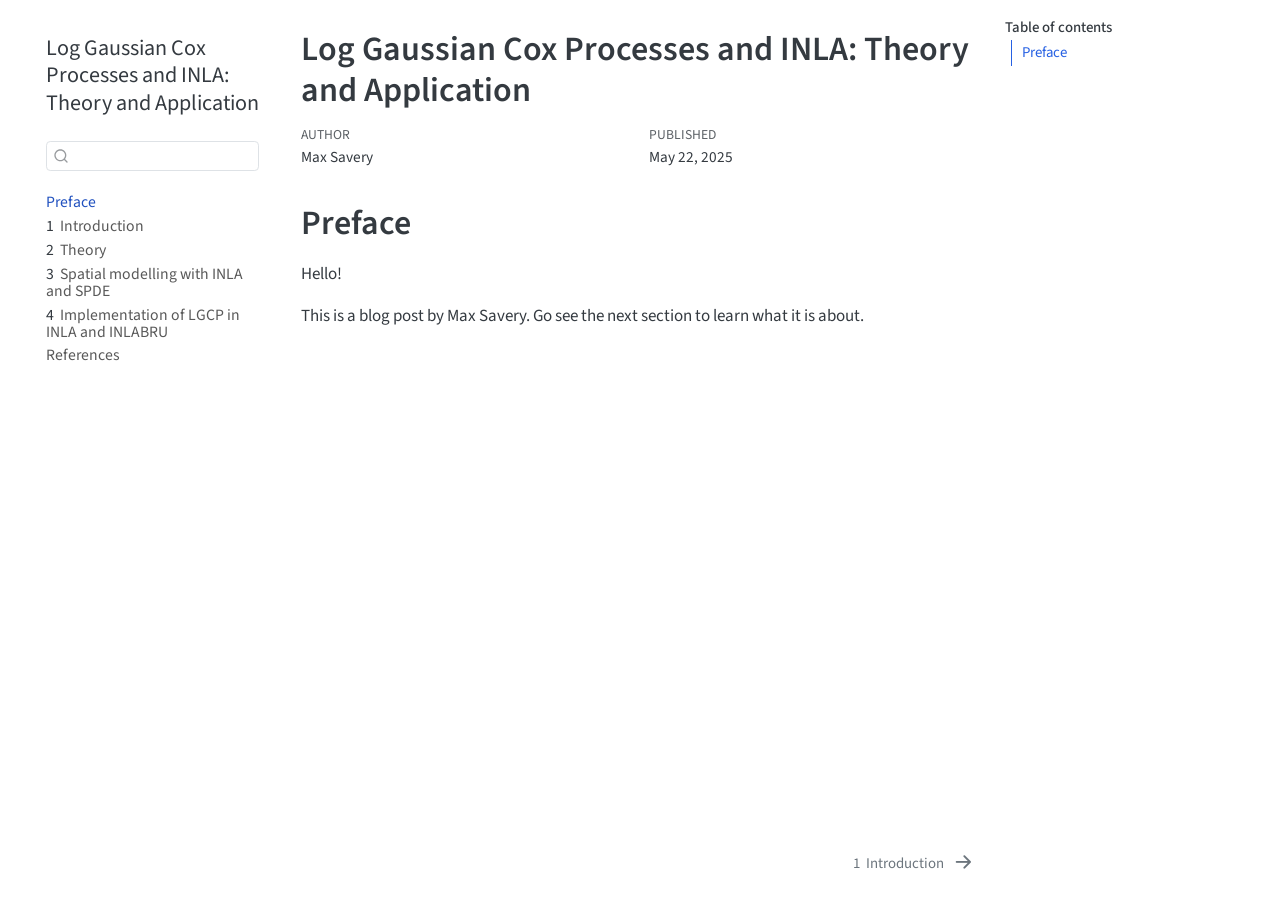
<file: index.html>
<!DOCTYPE html>
<html xmlns="http://www.w3.org/1999/xhtml" lang="en" xml:lang="en"><head>

<meta charset="utf-8">
<meta name="generator" content="quarto-1.7.31">

<meta name="viewport" content="width=device-width, initial-scale=1.0, user-scalable=yes">

<meta name="author" content="Max Savery">
<meta name="dcterms.date" content="2025-05-22">

<title>Log Gaussian Cox Processes and INLA: Theory and Application</title>
<style>
code{white-space: pre-wrap;}
span.smallcaps{font-variant: small-caps;}
div.columns{display: flex; gap: min(4vw, 1.5em);}
div.column{flex: auto; overflow-x: auto;}
div.hanging-indent{margin-left: 1.5em; text-indent: -1.5em;}
ul.task-list{list-style: none;}
ul.task-list li input[type="checkbox"] {
  width: 0.8em;
  margin: 0 0.8em 0.2em -1em; /* quarto-specific, see https://github.com/quarto-dev/quarto-cli/issues/4556 */ 
  vertical-align: middle;
}
</style>


<script src="site_libs/quarto-nav/quarto-nav.js"></script>
<script src="site_libs/quarto-nav/headroom.min.js"></script>
<script src="site_libs/clipboard/clipboard.min.js"></script>
<script src="site_libs/quarto-search/autocomplete.umd.js"></script>
<script src="site_libs/quarto-search/fuse.min.js"></script>
<script src="site_libs/quarto-search/quarto-search.js"></script>
<meta name="quarto:offset" content="./">
<link href="./intro.html" rel="next">
<script src="site_libs/quarto-html/quarto.js" type="module"></script>
<script src="site_libs/quarto-html/tabsets/tabsets.js" type="module"></script>
<script src="site_libs/quarto-html/popper.min.js"></script>
<script src="site_libs/quarto-html/tippy.umd.min.js"></script>
<script src="site_libs/quarto-html/anchor.min.js"></script>
<link href="site_libs/quarto-html/tippy.css" rel="stylesheet">
<link href="site_libs/quarto-html/quarto-syntax-highlighting-e1a5c8363afafaef2c763b6775fbf3ca.css" rel="stylesheet" id="quarto-text-highlighting-styles">
<script src="site_libs/bootstrap/bootstrap.min.js"></script>
<link href="site_libs/bootstrap/bootstrap-icons.css" rel="stylesheet">
<link href="site_libs/bootstrap/bootstrap-6e4858b4921ffe5a9c7d897cee0e5447.min.css" rel="stylesheet" append-hash="true" id="quarto-bootstrap" data-mode="light">
<script id="quarto-search-options" type="application/json">{
  "location": "sidebar",
  "copy-button": false,
  "collapse-after": 3,
  "panel-placement": "start",
  "type": "textbox",
  "limit": 50,
  "keyboard-shortcut": [
    "f",
    "/",
    "s"
  ],
  "show-item-context": false,
  "language": {
    "search-no-results-text": "No results",
    "search-matching-documents-text": "matching documents",
    "search-copy-link-title": "Copy link to search",
    "search-hide-matches-text": "Hide additional matches",
    "search-more-match-text": "more match in this document",
    "search-more-matches-text": "more matches in this document",
    "search-clear-button-title": "Clear",
    "search-text-placeholder": "",
    "search-detached-cancel-button-title": "Cancel",
    "search-submit-button-title": "Submit",
    "search-label": "Search"
  }
}</script>


</head>

<body class="nav-sidebar floating quarto-light">

<div id="quarto-search-results"></div>
  <header id="quarto-header" class="headroom fixed-top">
  <nav class="quarto-secondary-nav">
    <div class="container-fluid d-flex">
      <button type="button" class="quarto-btn-toggle btn" data-bs-toggle="collapse" role="button" data-bs-target=".quarto-sidebar-collapse-item" aria-controls="quarto-sidebar" aria-expanded="false" aria-label="Toggle sidebar navigation" onclick="if (window.quartoToggleHeadroom) { window.quartoToggleHeadroom(); }">
        <i class="bi bi-layout-text-sidebar-reverse"></i>
      </button>
        <nav class="quarto-page-breadcrumbs" aria-label="breadcrumb"><ol class="breadcrumb"><li class="breadcrumb-item"><a href="./index.html">Preface</a></li></ol></nav>
        <a class="flex-grow-1" role="navigation" data-bs-toggle="collapse" data-bs-target=".quarto-sidebar-collapse-item" aria-controls="quarto-sidebar" aria-expanded="false" aria-label="Toggle sidebar navigation" onclick="if (window.quartoToggleHeadroom) { window.quartoToggleHeadroom(); }">      
        </a>
      <button type="button" class="btn quarto-search-button" aria-label="Search" onclick="window.quartoOpenSearch();">
        <i class="bi bi-search"></i>
      </button>
    </div>
  </nav>
</header>
<!-- content -->
<div id="quarto-content" class="quarto-container page-columns page-rows-contents page-layout-article">
<!-- sidebar -->
  <nav id="quarto-sidebar" class="sidebar collapse collapse-horizontal quarto-sidebar-collapse-item sidebar-navigation floating overflow-auto">
    <div class="pt-lg-2 mt-2 text-left sidebar-header">
    <div class="sidebar-title mb-0 py-0">
      <a href="./">Log Gaussian Cox Processes and INLA: Theory and Application</a> 
    </div>
      </div>
        <div class="mt-2 flex-shrink-0 align-items-center">
        <div class="sidebar-search">
        <div id="quarto-search" class="" title="Search"></div>
        </div>
        </div>
    <div class="sidebar-menu-container"> 
    <ul class="list-unstyled mt-1">
        <li class="sidebar-item">
  <div class="sidebar-item-container"> 
  <a href="./index.html" class="sidebar-item-text sidebar-link active">
 <span class="menu-text">Preface</span></a>
  </div>
</li>
        <li class="sidebar-item">
  <div class="sidebar-item-container"> 
  <a href="./intro.html" class="sidebar-item-text sidebar-link">
 <span class="menu-text"><span class="chapter-number">1</span>&nbsp; <span class="chapter-title">Introduction</span></span></a>
  </div>
</li>
        <li class="sidebar-item">
  <div class="sidebar-item-container"> 
  <a href="./theory.html" class="sidebar-item-text sidebar-link">
 <span class="menu-text"><span class="chapter-number">2</span>&nbsp; <span class="chapter-title">Theory</span></span></a>
  </div>
</li>
        <li class="sidebar-item">
  <div class="sidebar-item-container"> 
  <a href="./inla_inlabru_tutorial_netherlands_data.html" class="sidebar-item-text sidebar-link">
 <span class="menu-text"><span class="chapter-number">3</span>&nbsp; <span class="chapter-title">Spatial modelling with INLA and SPDE</span></span></a>
  </div>
</li>
        <li class="sidebar-item">
  <div class="sidebar-item-container"> 
  <a href="./inla_inlabru_lgcp_tutorial_netherlands_data.html" class="sidebar-item-text sidebar-link">
 <span class="menu-text"><span class="chapter-number">4</span>&nbsp; <span class="chapter-title">Implementation of LGCP in INLA and INLABRU</span></span></a>
  </div>
</li>
        <li class="sidebar-item">
  <div class="sidebar-item-container"> 
  <a href="./references.html" class="sidebar-item-text sidebar-link">
 <span class="menu-text">References</span></a>
  </div>
</li>
    </ul>
    </div>
</nav>
<div id="quarto-sidebar-glass" class="quarto-sidebar-collapse-item" data-bs-toggle="collapse" data-bs-target=".quarto-sidebar-collapse-item"></div>
<!-- margin-sidebar -->
    <div id="quarto-margin-sidebar" class="sidebar margin-sidebar">
        <nav id="TOC" role="doc-toc" class="toc-active">
    <h2 id="toc-title">Table of contents</h2>
   
  <ul>
  <li><a href="#preface" id="toc-preface" class="nav-link active" data-scroll-target="#preface">Preface</a></li>
  </ul>
</nav>
    </div>
<!-- main -->
<main class="content" id="quarto-document-content">

<header id="title-block-header" class="quarto-title-block default">
<div class="quarto-title">
<h1 class="title">Log Gaussian Cox Processes and INLA: Theory and Application</h1>
</div>



<div class="quarto-title-meta">

    <div>
    <div class="quarto-title-meta-heading">Author</div>
    <div class="quarto-title-meta-contents">
             <p>Max Savery </p>
          </div>
  </div>
    
    <div>
    <div class="quarto-title-meta-heading">Published</div>
    <div class="quarto-title-meta-contents">
      <p class="date">May 22, 2025</p>
    </div>
  </div>
  
    
  </div>
  


</header>


<section id="preface" class="level1 unnumbered">
<h1 class="unnumbered">Preface</h1>
<p>Hello!</p>
<p>This is a blog post by Max Savery. Go see the next section to learn what it is about.</p>


</section>

</main> <!-- /main -->
<script id="quarto-html-after-body" type="application/javascript">
  window.document.addEventListener("DOMContentLoaded", function (event) {
    const icon = "";
    const anchorJS = new window.AnchorJS();
    anchorJS.options = {
      placement: 'right',
      icon: icon
    };
    anchorJS.add('.anchored');
    const isCodeAnnotation = (el) => {
      for (const clz of el.classList) {
        if (clz.startsWith('code-annotation-')) {                     
          return true;
        }
      }
      return false;
    }
    const onCopySuccess = function(e) {
      // button target
      const button = e.trigger;
      // don't keep focus
      button.blur();
      // flash "checked"
      button.classList.add('code-copy-button-checked');
      var currentTitle = button.getAttribute("title");
      button.setAttribute("title", "Copied!");
      let tooltip;
      if (window.bootstrap) {
        button.setAttribute("data-bs-toggle", "tooltip");
        button.setAttribute("data-bs-placement", "left");
        button.setAttribute("data-bs-title", "Copied!");
        tooltip = new bootstrap.Tooltip(button, 
          { trigger: "manual", 
            customClass: "code-copy-button-tooltip",
            offset: [0, -8]});
        tooltip.show();    
      }
      setTimeout(function() {
        if (tooltip) {
          tooltip.hide();
          button.removeAttribute("data-bs-title");
          button.removeAttribute("data-bs-toggle");
          button.removeAttribute("data-bs-placement");
        }
        button.setAttribute("title", currentTitle);
        button.classList.remove('code-copy-button-checked');
      }, 1000);
      // clear code selection
      e.clearSelection();
    }
    const getTextToCopy = function(trigger) {
        const codeEl = trigger.previousElementSibling.cloneNode(true);
        for (const childEl of codeEl.children) {
          if (isCodeAnnotation(childEl)) {
            childEl.remove();
          }
        }
        return codeEl.innerText;
    }
    const clipboard = new window.ClipboardJS('.code-copy-button:not([data-in-quarto-modal])', {
      text: getTextToCopy
    });
    clipboard.on('success', onCopySuccess);
    if (window.document.getElementById('quarto-embedded-source-code-modal')) {
      const clipboardModal = new window.ClipboardJS('.code-copy-button[data-in-quarto-modal]', {
        text: getTextToCopy,
        container: window.document.getElementById('quarto-embedded-source-code-modal')
      });
      clipboardModal.on('success', onCopySuccess);
    }
      var localhostRegex = new RegExp(/^(?:http|https):\/\/localhost\:?[0-9]*\//);
      var mailtoRegex = new RegExp(/^mailto:/);
        var filterRegex = new RegExp('/' + window.location.host + '/');
      var isInternal = (href) => {
          return filterRegex.test(href) || localhostRegex.test(href) || mailtoRegex.test(href);
      }
      // Inspect non-navigation links and adorn them if external
     var links = window.document.querySelectorAll('a[href]:not(.nav-link):not(.navbar-brand):not(.toc-action):not(.sidebar-link):not(.sidebar-item-toggle):not(.pagination-link):not(.no-external):not([aria-hidden]):not(.dropdown-item):not(.quarto-navigation-tool):not(.about-link)');
      for (var i=0; i<links.length; i++) {
        const link = links[i];
        if (!isInternal(link.href)) {
          // undo the damage that might have been done by quarto-nav.js in the case of
          // links that we want to consider external
          if (link.dataset.originalHref !== undefined) {
            link.href = link.dataset.originalHref;
          }
        }
      }
    function tippyHover(el, contentFn, onTriggerFn, onUntriggerFn) {
      const config = {
        allowHTML: true,
        maxWidth: 500,
        delay: 100,
        arrow: false,
        appendTo: function(el) {
            return el.parentElement;
        },
        interactive: true,
        interactiveBorder: 10,
        theme: 'quarto',
        placement: 'bottom-start',
      };
      if (contentFn) {
        config.content = contentFn;
      }
      if (onTriggerFn) {
        config.onTrigger = onTriggerFn;
      }
      if (onUntriggerFn) {
        config.onUntrigger = onUntriggerFn;
      }
      window.tippy(el, config); 
    }
    const noterefs = window.document.querySelectorAll('a[role="doc-noteref"]');
    for (var i=0; i<noterefs.length; i++) {
      const ref = noterefs[i];
      tippyHover(ref, function() {
        // use id or data attribute instead here
        let href = ref.getAttribute('data-footnote-href') || ref.getAttribute('href');
        try { href = new URL(href).hash; } catch {}
        const id = href.replace(/^#\/?/, "");
        const note = window.document.getElementById(id);
        if (note) {
          return note.innerHTML;
        } else {
          return "";
        }
      });
    }
    const xrefs = window.document.querySelectorAll('a.quarto-xref');
    const processXRef = (id, note) => {
      // Strip column container classes
      const stripColumnClz = (el) => {
        el.classList.remove("page-full", "page-columns");
        if (el.children) {
          for (const child of el.children) {
            stripColumnClz(child);
          }
        }
      }
      stripColumnClz(note)
      if (id === null || id.startsWith('sec-')) {
        // Special case sections, only their first couple elements
        const container = document.createElement("div");
        if (note.children && note.children.length > 2) {
          container.appendChild(note.children[0].cloneNode(true));
          for (let i = 1; i < note.children.length; i++) {
            const child = note.children[i];
            if (child.tagName === "P" && child.innerText === "") {
              continue;
            } else {
              container.appendChild(child.cloneNode(true));
              break;
            }
          }
          if (window.Quarto?.typesetMath) {
            window.Quarto.typesetMath(container);
          }
          return container.innerHTML
        } else {
          if (window.Quarto?.typesetMath) {
            window.Quarto.typesetMath(note);
          }
          return note.innerHTML;
        }
      } else {
        // Remove any anchor links if they are present
        const anchorLink = note.querySelector('a.anchorjs-link');
        if (anchorLink) {
          anchorLink.remove();
        }
        if (window.Quarto?.typesetMath) {
          window.Quarto.typesetMath(note);
        }
        if (note.classList.contains("callout")) {
          return note.outerHTML;
        } else {
          return note.innerHTML;
        }
      }
    }
    for (var i=0; i<xrefs.length; i++) {
      const xref = xrefs[i];
      tippyHover(xref, undefined, function(instance) {
        instance.disable();
        let url = xref.getAttribute('href');
        let hash = undefined; 
        if (url.startsWith('#')) {
          hash = url;
        } else {
          try { hash = new URL(url).hash; } catch {}
        }
        if (hash) {
          const id = hash.replace(/^#\/?/, "");
          const note = window.document.getElementById(id);
          if (note !== null) {
            try {
              const html = processXRef(id, note.cloneNode(true));
              instance.setContent(html);
            } finally {
              instance.enable();
              instance.show();
            }
          } else {
            // See if we can fetch this
            fetch(url.split('#')[0])
            .then(res => res.text())
            .then(html => {
              const parser = new DOMParser();
              const htmlDoc = parser.parseFromString(html, "text/html");
              const note = htmlDoc.getElementById(id);
              if (note !== null) {
                const html = processXRef(id, note);
                instance.setContent(html);
              } 
            }).finally(() => {
              instance.enable();
              instance.show();
            });
          }
        } else {
          // See if we can fetch a full url (with no hash to target)
          // This is a special case and we should probably do some content thinning / targeting
          fetch(url)
          .then(res => res.text())
          .then(html => {
            const parser = new DOMParser();
            const htmlDoc = parser.parseFromString(html, "text/html");
            const note = htmlDoc.querySelector('main.content');
            if (note !== null) {
              // This should only happen for chapter cross references
              // (since there is no id in the URL)
              // remove the first header
              if (note.children.length > 0 && note.children[0].tagName === "HEADER") {
                note.children[0].remove();
              }
              const html = processXRef(null, note);
              instance.setContent(html);
            } 
          }).finally(() => {
            instance.enable();
            instance.show();
          });
        }
      }, function(instance) {
      });
    }
        let selectedAnnoteEl;
        const selectorForAnnotation = ( cell, annotation) => {
          let cellAttr = 'data-code-cell="' + cell + '"';
          let lineAttr = 'data-code-annotation="' +  annotation + '"';
          const selector = 'span[' + cellAttr + '][' + lineAttr + ']';
          return selector;
        }
        const selectCodeLines = (annoteEl) => {
          const doc = window.document;
          const targetCell = annoteEl.getAttribute("data-target-cell");
          const targetAnnotation = annoteEl.getAttribute("data-target-annotation");
          const annoteSpan = window.document.querySelector(selectorForAnnotation(targetCell, targetAnnotation));
          const lines = annoteSpan.getAttribute("data-code-lines").split(",");
          const lineIds = lines.map((line) => {
            return targetCell + "-" + line;
          })
          let top = null;
          let height = null;
          let parent = null;
          if (lineIds.length > 0) {
              //compute the position of the single el (top and bottom and make a div)
              const el = window.document.getElementById(lineIds[0]);
              top = el.offsetTop;
              height = el.offsetHeight;
              parent = el.parentElement.parentElement;
            if (lineIds.length > 1) {
              const lastEl = window.document.getElementById(lineIds[lineIds.length - 1]);
              const bottom = lastEl.offsetTop + lastEl.offsetHeight;
              height = bottom - top;
            }
            if (top !== null && height !== null && parent !== null) {
              // cook up a div (if necessary) and position it 
              let div = window.document.getElementById("code-annotation-line-highlight");
              if (div === null) {
                div = window.document.createElement("div");
                div.setAttribute("id", "code-annotation-line-highlight");
                div.style.position = 'absolute';
                parent.appendChild(div);
              }
              div.style.top = top - 2 + "px";
              div.style.height = height + 4 + "px";
              div.style.left = 0;
              let gutterDiv = window.document.getElementById("code-annotation-line-highlight-gutter");
              if (gutterDiv === null) {
                gutterDiv = window.document.createElement("div");
                gutterDiv.setAttribute("id", "code-annotation-line-highlight-gutter");
                gutterDiv.style.position = 'absolute';
                const codeCell = window.document.getElementById(targetCell);
                const gutter = codeCell.querySelector('.code-annotation-gutter');
                gutter.appendChild(gutterDiv);
              }
              gutterDiv.style.top = top - 2 + "px";
              gutterDiv.style.height = height + 4 + "px";
            }
            selectedAnnoteEl = annoteEl;
          }
        };
        const unselectCodeLines = () => {
          const elementsIds = ["code-annotation-line-highlight", "code-annotation-line-highlight-gutter"];
          elementsIds.forEach((elId) => {
            const div = window.document.getElementById(elId);
            if (div) {
              div.remove();
            }
          });
          selectedAnnoteEl = undefined;
        };
          // Handle positioning of the toggle
      window.addEventListener(
        "resize",
        throttle(() => {
          elRect = undefined;
          if (selectedAnnoteEl) {
            selectCodeLines(selectedAnnoteEl);
          }
        }, 10)
      );
      function throttle(fn, ms) {
      let throttle = false;
      let timer;
        return (...args) => {
          if(!throttle) { // first call gets through
              fn.apply(this, args);
              throttle = true;
          } else { // all the others get throttled
              if(timer) clearTimeout(timer); // cancel #2
              timer = setTimeout(() => {
                fn.apply(this, args);
                timer = throttle = false;
              }, ms);
          }
        };
      }
        // Attach click handler to the DT
        const annoteDls = window.document.querySelectorAll('dt[data-target-cell]');
        for (const annoteDlNode of annoteDls) {
          annoteDlNode.addEventListener('click', (event) => {
            const clickedEl = event.target;
            if (clickedEl !== selectedAnnoteEl) {
              unselectCodeLines();
              const activeEl = window.document.querySelector('dt[data-target-cell].code-annotation-active');
              if (activeEl) {
                activeEl.classList.remove('code-annotation-active');
              }
              selectCodeLines(clickedEl);
              clickedEl.classList.add('code-annotation-active');
            } else {
              // Unselect the line
              unselectCodeLines();
              clickedEl.classList.remove('code-annotation-active');
            }
          });
        }
    const findCites = (el) => {
      const parentEl = el.parentElement;
      if (parentEl) {
        const cites = parentEl.dataset.cites;
        if (cites) {
          return {
            el,
            cites: cites.split(' ')
          };
        } else {
          return findCites(el.parentElement)
        }
      } else {
        return undefined;
      }
    };
    var bibliorefs = window.document.querySelectorAll('a[role="doc-biblioref"]');
    for (var i=0; i<bibliorefs.length; i++) {
      const ref = bibliorefs[i];
      const citeInfo = findCites(ref);
      if (citeInfo) {
        tippyHover(citeInfo.el, function() {
          var popup = window.document.createElement('div');
          citeInfo.cites.forEach(function(cite) {
            var citeDiv = window.document.createElement('div');
            citeDiv.classList.add('hanging-indent');
            citeDiv.classList.add('csl-entry');
            var biblioDiv = window.document.getElementById('ref-' + cite);
            if (biblioDiv) {
              citeDiv.innerHTML = biblioDiv.innerHTML;
            }
            popup.appendChild(citeDiv);
          });
          return popup.innerHTML;
        });
      }
    }
  });
  </script>
<nav class="page-navigation">
  <div class="nav-page nav-page-previous">
  </div>
  <div class="nav-page nav-page-next">
      <a href="./intro.html" class="pagination-link" aria-label="Introduction">
        <span class="nav-page-text"><span class="chapter-number">1</span>&nbsp; <span class="chapter-title">Introduction</span></span> <i class="bi bi-arrow-right-short"></i>
      </a>
  </div>
</nav>
</div> <!-- /content -->




</body></html>
</file>
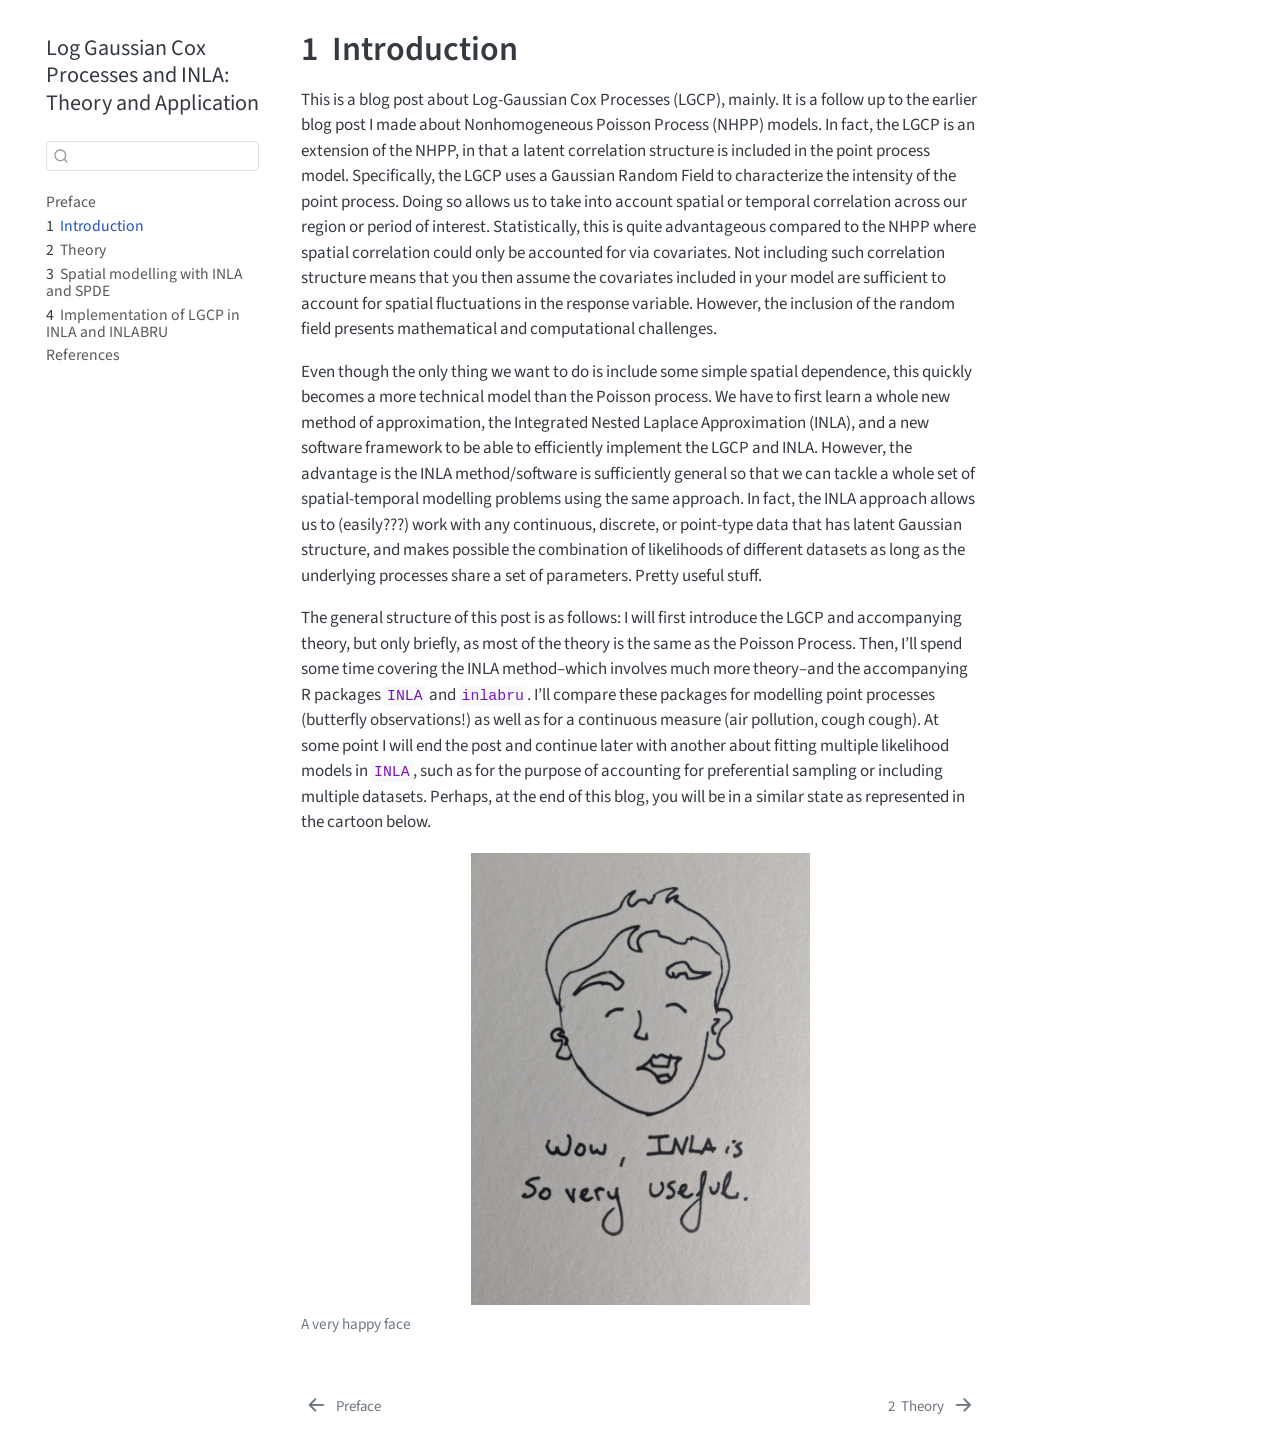
<file: intro.html>
<!DOCTYPE html>
<html xmlns="http://www.w3.org/1999/xhtml" lang="en" xml:lang="en"><head>

<meta charset="utf-8">
<meta name="generator" content="quarto-1.7.31">

<meta name="viewport" content="width=device-width, initial-scale=1.0, user-scalable=yes">


<title>1&nbsp; Introduction – Log Gaussian Cox Processes and INLA: Theory and Application</title>
<style>
code{white-space: pre-wrap;}
span.smallcaps{font-variant: small-caps;}
div.columns{display: flex; gap: min(4vw, 1.5em);}
div.column{flex: auto; overflow-x: auto;}
div.hanging-indent{margin-left: 1.5em; text-indent: -1.5em;}
ul.task-list{list-style: none;}
ul.task-list li input[type="checkbox"] {
  width: 0.8em;
  margin: 0 0.8em 0.2em -1em; /* quarto-specific, see https://github.com/quarto-dev/quarto-cli/issues/4556 */ 
  vertical-align: middle;
}
</style>


<script src="site_libs/quarto-nav/quarto-nav.js"></script>
<script src="site_libs/quarto-nav/headroom.min.js"></script>
<script src="site_libs/clipboard/clipboard.min.js"></script>
<script src="site_libs/quarto-search/autocomplete.umd.js"></script>
<script src="site_libs/quarto-search/fuse.min.js"></script>
<script src="site_libs/quarto-search/quarto-search.js"></script>
<meta name="quarto:offset" content="./">
<link href="./theory.html" rel="next">
<link href="./index.html" rel="prev">
<script src="site_libs/quarto-html/quarto.js" type="module"></script>
<script src="site_libs/quarto-html/tabsets/tabsets.js" type="module"></script>
<script src="site_libs/quarto-html/popper.min.js"></script>
<script src="site_libs/quarto-html/tippy.umd.min.js"></script>
<script src="site_libs/quarto-html/anchor.min.js"></script>
<link href="site_libs/quarto-html/tippy.css" rel="stylesheet">
<link href="site_libs/quarto-html/quarto-syntax-highlighting-e1a5c8363afafaef2c763b6775fbf3ca.css" rel="stylesheet" id="quarto-text-highlighting-styles">
<script src="site_libs/bootstrap/bootstrap.min.js"></script>
<link href="site_libs/bootstrap/bootstrap-icons.css" rel="stylesheet">
<link href="site_libs/bootstrap/bootstrap-6e4858b4921ffe5a9c7d897cee0e5447.min.css" rel="stylesheet" append-hash="true" id="quarto-bootstrap" data-mode="light">
<script id="quarto-search-options" type="application/json">{
  "location": "sidebar",
  "copy-button": false,
  "collapse-after": 3,
  "panel-placement": "start",
  "type": "textbox",
  "limit": 50,
  "keyboard-shortcut": [
    "f",
    "/",
    "s"
  ],
  "show-item-context": false,
  "language": {
    "search-no-results-text": "No results",
    "search-matching-documents-text": "matching documents",
    "search-copy-link-title": "Copy link to search",
    "search-hide-matches-text": "Hide additional matches",
    "search-more-match-text": "more match in this document",
    "search-more-matches-text": "more matches in this document",
    "search-clear-button-title": "Clear",
    "search-text-placeholder": "",
    "search-detached-cancel-button-title": "Cancel",
    "search-submit-button-title": "Submit",
    "search-label": "Search"
  }
}</script>


</head>

<body class="nav-sidebar floating quarto-light">

<div id="quarto-search-results"></div>
  <header id="quarto-header" class="headroom fixed-top">
  <nav class="quarto-secondary-nav">
    <div class="container-fluid d-flex">
      <button type="button" class="quarto-btn-toggle btn" data-bs-toggle="collapse" role="button" data-bs-target=".quarto-sidebar-collapse-item" aria-controls="quarto-sidebar" aria-expanded="false" aria-label="Toggle sidebar navigation" onclick="if (window.quartoToggleHeadroom) { window.quartoToggleHeadroom(); }">
        <i class="bi bi-layout-text-sidebar-reverse"></i>
      </button>
        <nav class="quarto-page-breadcrumbs" aria-label="breadcrumb"><ol class="breadcrumb"><li class="breadcrumb-item"><a href="./intro.html"><span class="chapter-number">1</span>&nbsp; <span class="chapter-title">Introduction</span></a></li></ol></nav>
        <a class="flex-grow-1" role="navigation" data-bs-toggle="collapse" data-bs-target=".quarto-sidebar-collapse-item" aria-controls="quarto-sidebar" aria-expanded="false" aria-label="Toggle sidebar navigation" onclick="if (window.quartoToggleHeadroom) { window.quartoToggleHeadroom(); }">      
        </a>
      <button type="button" class="btn quarto-search-button" aria-label="Search" onclick="window.quartoOpenSearch();">
        <i class="bi bi-search"></i>
      </button>
    </div>
  </nav>
</header>
<!-- content -->
<div id="quarto-content" class="quarto-container page-columns page-rows-contents page-layout-article">
<!-- sidebar -->
  <nav id="quarto-sidebar" class="sidebar collapse collapse-horizontal quarto-sidebar-collapse-item sidebar-navigation floating overflow-auto">
    <div class="pt-lg-2 mt-2 text-left sidebar-header">
    <div class="sidebar-title mb-0 py-0">
      <a href="./">Log Gaussian Cox Processes and INLA: Theory and Application</a> 
    </div>
      </div>
        <div class="mt-2 flex-shrink-0 align-items-center">
        <div class="sidebar-search">
        <div id="quarto-search" class="" title="Search"></div>
        </div>
        </div>
    <div class="sidebar-menu-container"> 
    <ul class="list-unstyled mt-1">
        <li class="sidebar-item">
  <div class="sidebar-item-container"> 
  <a href="./index.html" class="sidebar-item-text sidebar-link">
 <span class="menu-text">Preface</span></a>
  </div>
</li>
        <li class="sidebar-item">
  <div class="sidebar-item-container"> 
  <a href="./intro.html" class="sidebar-item-text sidebar-link active">
 <span class="menu-text"><span class="chapter-number">1</span>&nbsp; <span class="chapter-title">Introduction</span></span></a>
  </div>
</li>
        <li class="sidebar-item">
  <div class="sidebar-item-container"> 
  <a href="./theory.html" class="sidebar-item-text sidebar-link">
 <span class="menu-text"><span class="chapter-number">2</span>&nbsp; <span class="chapter-title">Theory</span></span></a>
  </div>
</li>
        <li class="sidebar-item">
  <div class="sidebar-item-container"> 
  <a href="./inla_inlabru_tutorial_netherlands_data.html" class="sidebar-item-text sidebar-link">
 <span class="menu-text"><span class="chapter-number">3</span>&nbsp; <span class="chapter-title">Spatial modelling with INLA and SPDE</span></span></a>
  </div>
</li>
        <li class="sidebar-item">
  <div class="sidebar-item-container"> 
  <a href="./inla_inlabru_lgcp_tutorial_netherlands_data.html" class="sidebar-item-text sidebar-link">
 <span class="menu-text"><span class="chapter-number">4</span>&nbsp; <span class="chapter-title">Implementation of LGCP in INLA and INLABRU</span></span></a>
  </div>
</li>
        <li class="sidebar-item">
  <div class="sidebar-item-container"> 
  <a href="./references.html" class="sidebar-item-text sidebar-link">
 <span class="menu-text">References</span></a>
  </div>
</li>
    </ul>
    </div>
</nav>
<div id="quarto-sidebar-glass" class="quarto-sidebar-collapse-item" data-bs-toggle="collapse" data-bs-target=".quarto-sidebar-collapse-item"></div>
<!-- margin-sidebar -->
    <div id="quarto-margin-sidebar" class="sidebar margin-sidebar zindex-bottom">
        
    </div>
<!-- main -->
<main class="content" id="quarto-document-content">

<header id="title-block-header" class="quarto-title-block default">
<div class="quarto-title">
<h1 class="title"><span class="chapter-number">1</span>&nbsp; <span class="chapter-title">Introduction</span></h1>
</div>



<div class="quarto-title-meta">

    
  
    
  </div>
  


</header>


<p>This is a blog post about Log-Gaussian Cox Processes (LGCP), mainly. It is a follow up to the earlier blog post I made about Nonhomogeneous Poisson Process (NHPP) models. In fact, the LGCP is an extension of the NHPP, in that a latent correlation structure is included in the point process model. Specifically, the LGCP uses a Gaussian Random Field to characterize the intensity of the point process. Doing so allows us to take into account spatial or temporal correlation across our region or period of interest. Statistically, this is quite advantageous compared to the NHPP where spatial correlation could only be accounted for via covariates. Not including such correlation structure means that you then assume the covariates included in your model are sufficient to account for spatial fluctuations in the response variable. However, the inclusion of the random field presents mathematical and computational challenges.</p>
<p>Even though the only thing we want to do is include some simple spatial dependence, this quickly becomes a more technical model than the Poisson process. We have to first learn a whole new method of approximation, the Integrated Nested Laplace Approximation (INLA), and a new software framework to be able to efficiently implement the LGCP and INLA. However, the advantage is the INLA method/software is sufficiently general so that we can tackle a whole set of spatial-temporal modelling problems using the same approach. In fact, the INLA approach allows us to (easily???) work with any continuous, discrete, or point-type data that has latent Gaussian structure, and makes possible the combination of likelihoods of different datasets as long as the underlying processes share a set of parameters. Pretty useful stuff.</p>
<p>The general structure of this post is as follows: I will first introduce the LGCP and accompanying theory, but only briefly, as most of the theory is the same as the Poisson Process. Then, I’ll spend some time covering the INLA method–which involves much more theory–and the accompanying R packages <code>INLA</code> and <code>inlabru</code>. I’ll compare these packages for modelling point processes (butterfly observations!) as well as for a continuous measure (air pollution, cough cough). At some point I will end the post and continue later with another about fitting multiple likelihood models in <code>INLA</code>, such as for the purpose of accounting for preferential sampling or including multiple datasets. Perhaps, at the end of this blog, you will be in a similar state as represented in the cartoon below.</p>
<div class="quarto-figure quarto-figure-center">
<figure class="figure">
<p><img src="figures/wow-inla.jpg" class="img-fluid figure-img" style="width:50.0%"></p>
<figcaption>A very happy face</figcaption>
</figure>
</div>



</main> <!-- /main -->
<script id="quarto-html-after-body" type="application/javascript">
  window.document.addEventListener("DOMContentLoaded", function (event) {
    const icon = "";
    const anchorJS = new window.AnchorJS();
    anchorJS.options = {
      placement: 'right',
      icon: icon
    };
    anchorJS.add('.anchored');
    const isCodeAnnotation = (el) => {
      for (const clz of el.classList) {
        if (clz.startsWith('code-annotation-')) {                     
          return true;
        }
      }
      return false;
    }
    const onCopySuccess = function(e) {
      // button target
      const button = e.trigger;
      // don't keep focus
      button.blur();
      // flash "checked"
      button.classList.add('code-copy-button-checked');
      var currentTitle = button.getAttribute("title");
      button.setAttribute("title", "Copied!");
      let tooltip;
      if (window.bootstrap) {
        button.setAttribute("data-bs-toggle", "tooltip");
        button.setAttribute("data-bs-placement", "left");
        button.setAttribute("data-bs-title", "Copied!");
        tooltip = new bootstrap.Tooltip(button, 
          { trigger: "manual", 
            customClass: "code-copy-button-tooltip",
            offset: [0, -8]});
        tooltip.show();    
      }
      setTimeout(function() {
        if (tooltip) {
          tooltip.hide();
          button.removeAttribute("data-bs-title");
          button.removeAttribute("data-bs-toggle");
          button.removeAttribute("data-bs-placement");
        }
        button.setAttribute("title", currentTitle);
        button.classList.remove('code-copy-button-checked');
      }, 1000);
      // clear code selection
      e.clearSelection();
    }
    const getTextToCopy = function(trigger) {
        const codeEl = trigger.previousElementSibling.cloneNode(true);
        for (const childEl of codeEl.children) {
          if (isCodeAnnotation(childEl)) {
            childEl.remove();
          }
        }
        return codeEl.innerText;
    }
    const clipboard = new window.ClipboardJS('.code-copy-button:not([data-in-quarto-modal])', {
      text: getTextToCopy
    });
    clipboard.on('success', onCopySuccess);
    if (window.document.getElementById('quarto-embedded-source-code-modal')) {
      const clipboardModal = new window.ClipboardJS('.code-copy-button[data-in-quarto-modal]', {
        text: getTextToCopy,
        container: window.document.getElementById('quarto-embedded-source-code-modal')
      });
      clipboardModal.on('success', onCopySuccess);
    }
      var localhostRegex = new RegExp(/^(?:http|https):\/\/localhost\:?[0-9]*\//);
      var mailtoRegex = new RegExp(/^mailto:/);
        var filterRegex = new RegExp('/' + window.location.host + '/');
      var isInternal = (href) => {
          return filterRegex.test(href) || localhostRegex.test(href) || mailtoRegex.test(href);
      }
      // Inspect non-navigation links and adorn them if external
     var links = window.document.querySelectorAll('a[href]:not(.nav-link):not(.navbar-brand):not(.toc-action):not(.sidebar-link):not(.sidebar-item-toggle):not(.pagination-link):not(.no-external):not([aria-hidden]):not(.dropdown-item):not(.quarto-navigation-tool):not(.about-link)');
      for (var i=0; i<links.length; i++) {
        const link = links[i];
        if (!isInternal(link.href)) {
          // undo the damage that might have been done by quarto-nav.js in the case of
          // links that we want to consider external
          if (link.dataset.originalHref !== undefined) {
            link.href = link.dataset.originalHref;
          }
        }
      }
    function tippyHover(el, contentFn, onTriggerFn, onUntriggerFn) {
      const config = {
        allowHTML: true,
        maxWidth: 500,
        delay: 100,
        arrow: false,
        appendTo: function(el) {
            return el.parentElement;
        },
        interactive: true,
        interactiveBorder: 10,
        theme: 'quarto',
        placement: 'bottom-start',
      };
      if (contentFn) {
        config.content = contentFn;
      }
      if (onTriggerFn) {
        config.onTrigger = onTriggerFn;
      }
      if (onUntriggerFn) {
        config.onUntrigger = onUntriggerFn;
      }
      window.tippy(el, config); 
    }
    const noterefs = window.document.querySelectorAll('a[role="doc-noteref"]');
    for (var i=0; i<noterefs.length; i++) {
      const ref = noterefs[i];
      tippyHover(ref, function() {
        // use id or data attribute instead here
        let href = ref.getAttribute('data-footnote-href') || ref.getAttribute('href');
        try { href = new URL(href).hash; } catch {}
        const id = href.replace(/^#\/?/, "");
        const note = window.document.getElementById(id);
        if (note) {
          return note.innerHTML;
        } else {
          return "";
        }
      });
    }
    const xrefs = window.document.querySelectorAll('a.quarto-xref');
    const processXRef = (id, note) => {
      // Strip column container classes
      const stripColumnClz = (el) => {
        el.classList.remove("page-full", "page-columns");
        if (el.children) {
          for (const child of el.children) {
            stripColumnClz(child);
          }
        }
      }
      stripColumnClz(note)
      if (id === null || id.startsWith('sec-')) {
        // Special case sections, only their first couple elements
        const container = document.createElement("div");
        if (note.children && note.children.length > 2) {
          container.appendChild(note.children[0].cloneNode(true));
          for (let i = 1; i < note.children.length; i++) {
            const child = note.children[i];
            if (child.tagName === "P" && child.innerText === "") {
              continue;
            } else {
              container.appendChild(child.cloneNode(true));
              break;
            }
          }
          if (window.Quarto?.typesetMath) {
            window.Quarto.typesetMath(container);
          }
          return container.innerHTML
        } else {
          if (window.Quarto?.typesetMath) {
            window.Quarto.typesetMath(note);
          }
          return note.innerHTML;
        }
      } else {
        // Remove any anchor links if they are present
        const anchorLink = note.querySelector('a.anchorjs-link');
        if (anchorLink) {
          anchorLink.remove();
        }
        if (window.Quarto?.typesetMath) {
          window.Quarto.typesetMath(note);
        }
        if (note.classList.contains("callout")) {
          return note.outerHTML;
        } else {
          return note.innerHTML;
        }
      }
    }
    for (var i=0; i<xrefs.length; i++) {
      const xref = xrefs[i];
      tippyHover(xref, undefined, function(instance) {
        instance.disable();
        let url = xref.getAttribute('href');
        let hash = undefined; 
        if (url.startsWith('#')) {
          hash = url;
        } else {
          try { hash = new URL(url).hash; } catch {}
        }
        if (hash) {
          const id = hash.replace(/^#\/?/, "");
          const note = window.document.getElementById(id);
          if (note !== null) {
            try {
              const html = processXRef(id, note.cloneNode(true));
              instance.setContent(html);
            } finally {
              instance.enable();
              instance.show();
            }
          } else {
            // See if we can fetch this
            fetch(url.split('#')[0])
            .then(res => res.text())
            .then(html => {
              const parser = new DOMParser();
              const htmlDoc = parser.parseFromString(html, "text/html");
              const note = htmlDoc.getElementById(id);
              if (note !== null) {
                const html = processXRef(id, note);
                instance.setContent(html);
              } 
            }).finally(() => {
              instance.enable();
              instance.show();
            });
          }
        } else {
          // See if we can fetch a full url (with no hash to target)
          // This is a special case and we should probably do some content thinning / targeting
          fetch(url)
          .then(res => res.text())
          .then(html => {
            const parser = new DOMParser();
            const htmlDoc = parser.parseFromString(html, "text/html");
            const note = htmlDoc.querySelector('main.content');
            if (note !== null) {
              // This should only happen for chapter cross references
              // (since there is no id in the URL)
              // remove the first header
              if (note.children.length > 0 && note.children[0].tagName === "HEADER") {
                note.children[0].remove();
              }
              const html = processXRef(null, note);
              instance.setContent(html);
            } 
          }).finally(() => {
            instance.enable();
            instance.show();
          });
        }
      }, function(instance) {
      });
    }
        let selectedAnnoteEl;
        const selectorForAnnotation = ( cell, annotation) => {
          let cellAttr = 'data-code-cell="' + cell + '"';
          let lineAttr = 'data-code-annotation="' +  annotation + '"';
          const selector = 'span[' + cellAttr + '][' + lineAttr + ']';
          return selector;
        }
        const selectCodeLines = (annoteEl) => {
          const doc = window.document;
          const targetCell = annoteEl.getAttribute("data-target-cell");
          const targetAnnotation = annoteEl.getAttribute("data-target-annotation");
          const annoteSpan = window.document.querySelector(selectorForAnnotation(targetCell, targetAnnotation));
          const lines = annoteSpan.getAttribute("data-code-lines").split(",");
          const lineIds = lines.map((line) => {
            return targetCell + "-" + line;
          })
          let top = null;
          let height = null;
          let parent = null;
          if (lineIds.length > 0) {
              //compute the position of the single el (top and bottom and make a div)
              const el = window.document.getElementById(lineIds[0]);
              top = el.offsetTop;
              height = el.offsetHeight;
              parent = el.parentElement.parentElement;
            if (lineIds.length > 1) {
              const lastEl = window.document.getElementById(lineIds[lineIds.length - 1]);
              const bottom = lastEl.offsetTop + lastEl.offsetHeight;
              height = bottom - top;
            }
            if (top !== null && height !== null && parent !== null) {
              // cook up a div (if necessary) and position it 
              let div = window.document.getElementById("code-annotation-line-highlight");
              if (div === null) {
                div = window.document.createElement("div");
                div.setAttribute("id", "code-annotation-line-highlight");
                div.style.position = 'absolute';
                parent.appendChild(div);
              }
              div.style.top = top - 2 + "px";
              div.style.height = height + 4 + "px";
              div.style.left = 0;
              let gutterDiv = window.document.getElementById("code-annotation-line-highlight-gutter");
              if (gutterDiv === null) {
                gutterDiv = window.document.createElement("div");
                gutterDiv.setAttribute("id", "code-annotation-line-highlight-gutter");
                gutterDiv.style.position = 'absolute';
                const codeCell = window.document.getElementById(targetCell);
                const gutter = codeCell.querySelector('.code-annotation-gutter');
                gutter.appendChild(gutterDiv);
              }
              gutterDiv.style.top = top - 2 + "px";
              gutterDiv.style.height = height + 4 + "px";
            }
            selectedAnnoteEl = annoteEl;
          }
        };
        const unselectCodeLines = () => {
          const elementsIds = ["code-annotation-line-highlight", "code-annotation-line-highlight-gutter"];
          elementsIds.forEach((elId) => {
            const div = window.document.getElementById(elId);
            if (div) {
              div.remove();
            }
          });
          selectedAnnoteEl = undefined;
        };
          // Handle positioning of the toggle
      window.addEventListener(
        "resize",
        throttle(() => {
          elRect = undefined;
          if (selectedAnnoteEl) {
            selectCodeLines(selectedAnnoteEl);
          }
        }, 10)
      );
      function throttle(fn, ms) {
      let throttle = false;
      let timer;
        return (...args) => {
          if(!throttle) { // first call gets through
              fn.apply(this, args);
              throttle = true;
          } else { // all the others get throttled
              if(timer) clearTimeout(timer); // cancel #2
              timer = setTimeout(() => {
                fn.apply(this, args);
                timer = throttle = false;
              }, ms);
          }
        };
      }
        // Attach click handler to the DT
        const annoteDls = window.document.querySelectorAll('dt[data-target-cell]');
        for (const annoteDlNode of annoteDls) {
          annoteDlNode.addEventListener('click', (event) => {
            const clickedEl = event.target;
            if (clickedEl !== selectedAnnoteEl) {
              unselectCodeLines();
              const activeEl = window.document.querySelector('dt[data-target-cell].code-annotation-active');
              if (activeEl) {
                activeEl.classList.remove('code-annotation-active');
              }
              selectCodeLines(clickedEl);
              clickedEl.classList.add('code-annotation-active');
            } else {
              // Unselect the line
              unselectCodeLines();
              clickedEl.classList.remove('code-annotation-active');
            }
          });
        }
    const findCites = (el) => {
      const parentEl = el.parentElement;
      if (parentEl) {
        const cites = parentEl.dataset.cites;
        if (cites) {
          return {
            el,
            cites: cites.split(' ')
          };
        } else {
          return findCites(el.parentElement)
        }
      } else {
        return undefined;
      }
    };
    var bibliorefs = window.document.querySelectorAll('a[role="doc-biblioref"]');
    for (var i=0; i<bibliorefs.length; i++) {
      const ref = bibliorefs[i];
      const citeInfo = findCites(ref);
      if (citeInfo) {
        tippyHover(citeInfo.el, function() {
          var popup = window.document.createElement('div');
          citeInfo.cites.forEach(function(cite) {
            var citeDiv = window.document.createElement('div');
            citeDiv.classList.add('hanging-indent');
            citeDiv.classList.add('csl-entry');
            var biblioDiv = window.document.getElementById('ref-' + cite);
            if (biblioDiv) {
              citeDiv.innerHTML = biblioDiv.innerHTML;
            }
            popup.appendChild(citeDiv);
          });
          return popup.innerHTML;
        });
      }
    }
  });
  </script>
<nav class="page-navigation">
  <div class="nav-page nav-page-previous">
      <a href="./index.html" class="pagination-link" aria-label="Preface">
        <i class="bi bi-arrow-left-short"></i> <span class="nav-page-text">Preface</span>
      </a>          
  </div>
  <div class="nav-page nav-page-next">
      <a href="./theory.html" class="pagination-link" aria-label="Theory">
        <span class="nav-page-text"><span class="chapter-number">2</span>&nbsp; <span class="chapter-title">Theory</span></span> <i class="bi bi-arrow-right-short"></i>
      </a>
  </div>
</nav>
</div> <!-- /content -->




</body></html>
</file>
<file: site_libs/quarto-html/tippy.css>
.tippy-box[data-animation=fade][data-state=hidden]{opacity:0}[data-tippy-root]{max-width:calc(100vw - 10px)}.tippy-box{position:relative;background-color:#333;color:#fff;border-radius:4px;font-size:14px;line-height:1.4;white-space:normal;outline:0;transition-property:transform,visibility,opacity}.tippy-box[data-placement^=top]>.tippy-arrow{bottom:0}.tippy-box[data-placement^=top]>.tippy-arrow:before{bottom:-7px;left:0;border-width:8px 8px 0;border-top-color:initial;transform-origin:center top}.tippy-box[data-placement^=bottom]>.tippy-arrow{top:0}.tippy-box[data-placement^=bottom]>.tippy-arrow:before{top:-7px;left:0;border-width:0 8px 8px;border-bottom-color:initial;transform-origin:center bottom}.tippy-box[data-placement^=left]>.tippy-arrow{right:0}.tippy-box[data-placement^=left]>.tippy-arrow:before{border-width:8px 0 8px 8px;border-left-color:initial;right:-7px;transform-origin:center left}.tippy-box[data-placement^=right]>.tippy-arrow{left:0}.tippy-box[data-placement^=right]>.tippy-arrow:before{left:-7px;border-width:8px 8px 8px 0;border-right-color:initial;transform-origin:center right}.tippy-box[data-inertia][data-state=visible]{transition-timing-function:cubic-bezier(.54,1.5,.38,1.11)}.tippy-arrow{width:16px;height:16px;color:#333}.tippy-arrow:before{content:"";position:absolute;border-color:transparent;border-style:solid}.tippy-content{position:relative;padding:5px 9px;z-index:1}
</file>
<file: site_libs/quarto-html/quarto-syntax-highlighting-e1a5c8363afafaef2c763b6775fbf3ca.css>
/* quarto syntax highlight colors */
:root {
  --quarto-hl-ot-color: #003B4F;
  --quarto-hl-at-color: #657422;
  --quarto-hl-ss-color: #20794D;
  --quarto-hl-an-color: #5E5E5E;
  --quarto-hl-fu-color: #4758AB;
  --quarto-hl-st-color: #20794D;
  --quarto-hl-cf-color: #003B4F;
  --quarto-hl-op-color: #5E5E5E;
  --quarto-hl-er-color: #AD0000;
  --quarto-hl-bn-color: #AD0000;
  --quarto-hl-al-color: #AD0000;
  --quarto-hl-va-color: #111111;
  --quarto-hl-bu-color: inherit;
  --quarto-hl-ex-color: inherit;
  --quarto-hl-pp-color: #AD0000;
  --quarto-hl-in-color: #5E5E5E;
  --quarto-hl-vs-color: #20794D;
  --quarto-hl-wa-color: #5E5E5E;
  --quarto-hl-do-color: #5E5E5E;
  --quarto-hl-im-color: #00769E;
  --quarto-hl-ch-color: #20794D;
  --quarto-hl-dt-color: #AD0000;
  --quarto-hl-fl-color: #AD0000;
  --quarto-hl-co-color: #5E5E5E;
  --quarto-hl-cv-color: #5E5E5E;
  --quarto-hl-cn-color: #8f5902;
  --quarto-hl-sc-color: #5E5E5E;
  --quarto-hl-dv-color: #AD0000;
  --quarto-hl-kw-color: #003B4F;
}

/* other quarto variables */
:root {
  --quarto-font-monospace: SFMono-Regular, Menlo, Monaco, Consolas, "Liberation Mono", "Courier New", monospace;
}

/* syntax highlight based on Pandoc's rules */
pre > code.sourceCode > span {
  color: #003B4F;
}

code.sourceCode > span {
  color: #003B4F;
}

div.sourceCode,
div.sourceCode pre.sourceCode {
  color: #003B4F;
}

/* Normal */
code span {
  color: #003B4F;
}

/* Alert */
code span.al {
  color: #AD0000;
  font-style: inherit;
}

/* Annotation */
code span.an {
  color: #5E5E5E;
  font-style: inherit;
}

/* Attribute */
code span.at {
  color: #657422;
  font-style: inherit;
}

/* BaseN */
code span.bn {
  color: #AD0000;
  font-style: inherit;
}

/* BuiltIn */
code span.bu {
  font-style: inherit;
}

/* ControlFlow */
code span.cf {
  color: #003B4F;
  font-weight: bold;
  font-style: inherit;
}

/* Char */
code span.ch {
  color: #20794D;
  font-style: inherit;
}

/* Constant */
code span.cn {
  color: #8f5902;
  font-style: inherit;
}

/* Comment */
code span.co {
  color: #5E5E5E;
  font-style: inherit;
}

/* CommentVar */
code span.cv {
  color: #5E5E5E;
  font-style: italic;
}

/* Documentation */
code span.do {
  color: #5E5E5E;
  font-style: italic;
}

/* DataType */
code span.dt {
  color: #AD0000;
  font-style: inherit;
}

/* DecVal */
code span.dv {
  color: #AD0000;
  font-style: inherit;
}

/* Error */
code span.er {
  color: #AD0000;
  font-style: inherit;
}

/* Extension */
code span.ex {
  font-style: inherit;
}

/* Float */
code span.fl {
  color: #AD0000;
  font-style: inherit;
}

/* Function */
code span.fu {
  color: #4758AB;
  font-style: inherit;
}

/* Import */
code span.im {
  color: #00769E;
  font-style: inherit;
}

/* Information */
code span.in {
  color: #5E5E5E;
  font-style: inherit;
}

/* Keyword */
code span.kw {
  color: #003B4F;
  font-weight: bold;
  font-style: inherit;
}

/* Operator */
code span.op {
  color: #5E5E5E;
  font-style: inherit;
}

/* Other */
code span.ot {
  color: #003B4F;
  font-style: inherit;
}

/* Preprocessor */
code span.pp {
  color: #AD0000;
  font-style: inherit;
}

/* SpecialChar */
code span.sc {
  color: #5E5E5E;
  font-style: inherit;
}

/* SpecialString */
code span.ss {
  color: #20794D;
  font-style: inherit;
}

/* String */
code span.st {
  color: #20794D;
  font-style: inherit;
}

/* Variable */
code span.va {
  color: #111111;
  font-style: inherit;
}

/* VerbatimString */
code span.vs {
  color: #20794D;
  font-style: inherit;
}

/* Warning */
code span.wa {
  color: #5E5E5E;
  font-style: italic;
}

.prevent-inlining {
  content: "</";
}

/*# sourceMappingURL=c735b2cac6c846c1abc72f5ce1520814.css.map */
</file>
